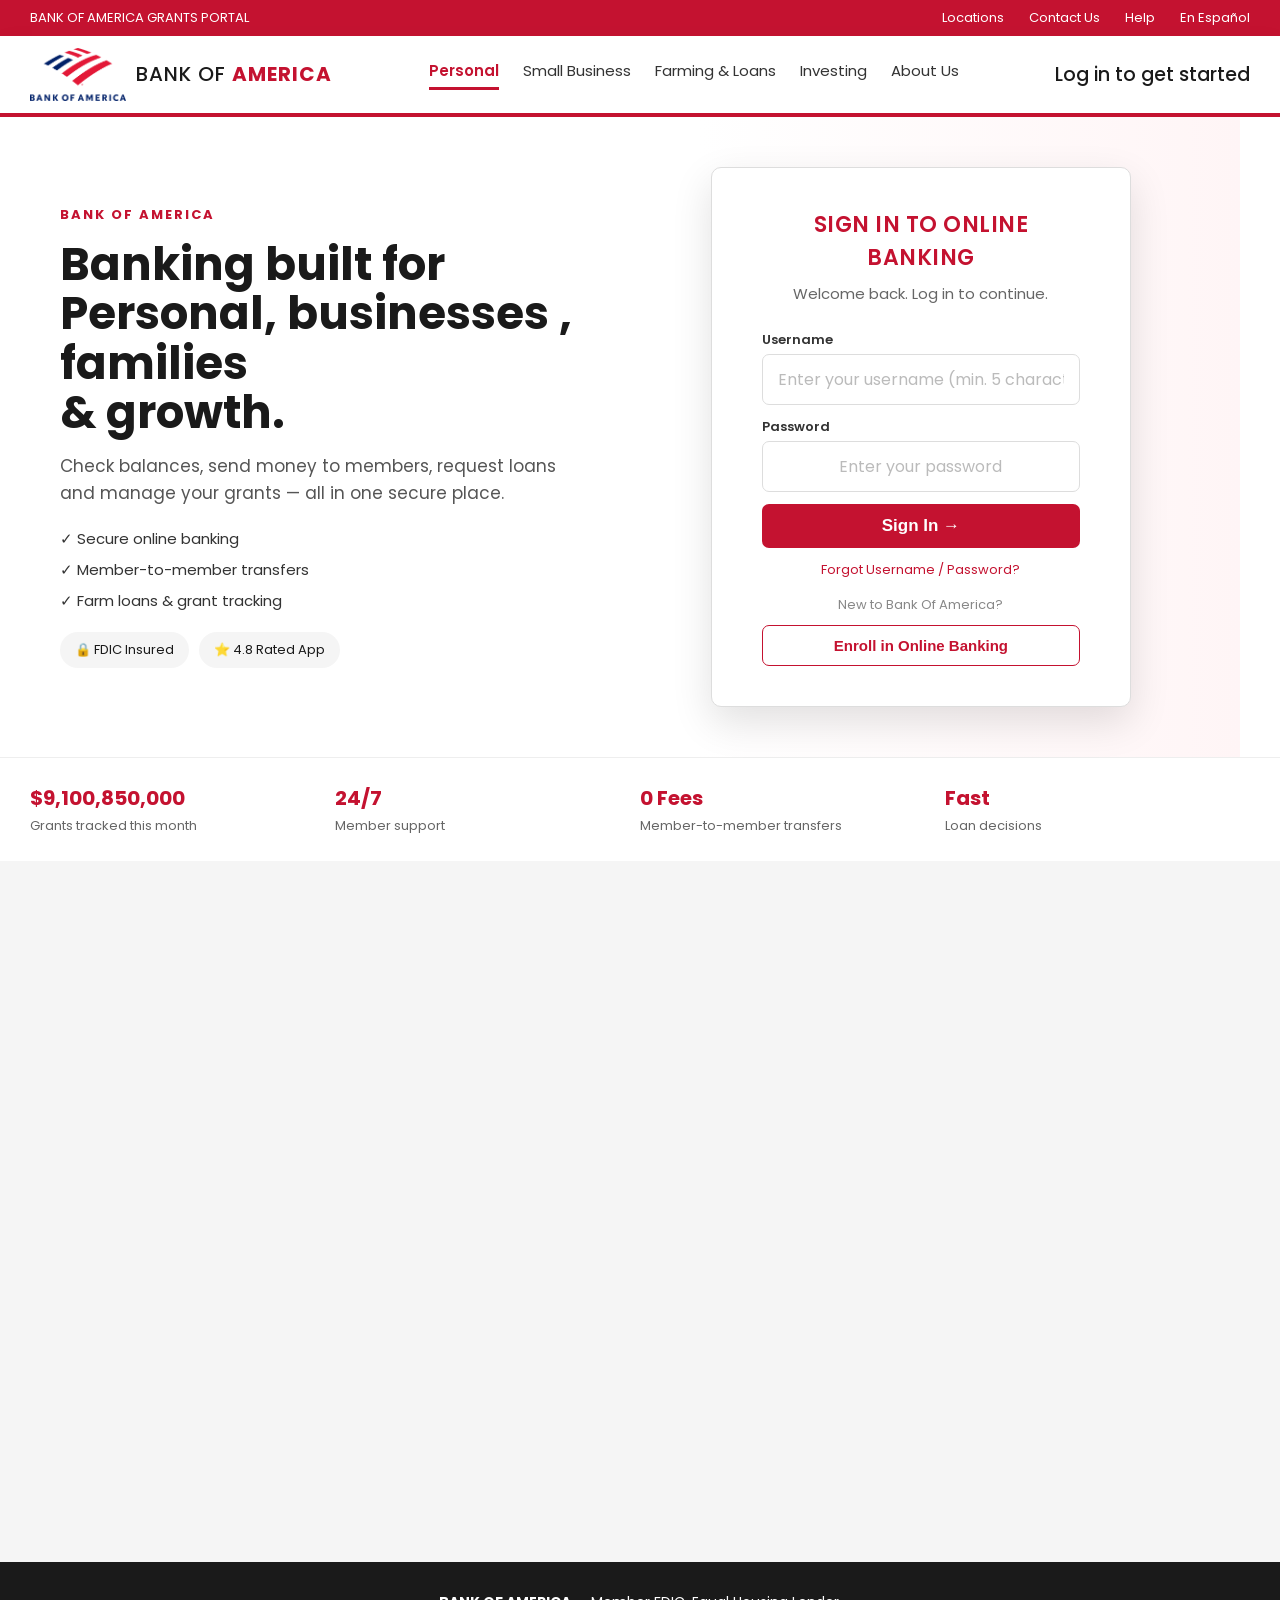
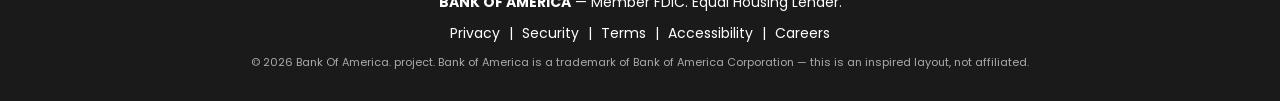
<file: index.html>
<!DOCTYPE html>
<html lang="en">
  <head>
    <meta charset="UTF-8" />
    <meta name="viewport" content="width=device-width, initial-scale=1.0" />
    <meta http-equiv="X-UA-Compatible" content="ie=edge" />
    <link rel="shortcut icon" href="icon.png" />
    <link href="https://fonts.googleapis.com/css?family=Poppins:400,500,600,700&display=swap" rel="stylesheet" />
    <link rel="stylesheet" href="style.css" />
    <title>BANK OF AMERICA | Online Banking</title>
  </head>
  <body class="bofa-layout">
    <div class="topbar">
      <div class="topbar__inner">
        <span>BANK OF AMERICA GRANTS PORTAL</span>
        <span class="topbar__links"><a href="#">Locations</a><a href="#">Contact Us</a><a href="#">Help</a><a href="#">En Español</a></span>
      </div>
    </div>
    <nav class="main-nav">
      <div class="nav__left"><img src="logo.png" alt="Entrust Farmers Bank Logo" class="logo" /><span class="brand-name">BANK OF <b>AMERICA</b></span></div>
      <div class="nav__links"><a href="#" class="active">Personal</a><a href="#">Small Business</a><a href="#">Farming &amp; Loans</a><a href="#">Investing</a><a href="#">About Us</a></div>
      <div class="nav__right"><p class="welcome">Log in to get started</p><button class="btn--logout" style="display: none;">Log out &rarr;</button></div>
    </nav>
    <div id="login-section" class="login-section bofa-hero">
      <div class="hero__inner">
        <div class="hero__text">
          <span class="hero__eyebrow">BANK OF AMERICA </span>
          <h1>Banking built for<br />Personal, businesses , families<br />&amp; growth.</h1>
          <p>Check balances, send money to members, request loans and manage your grants — all in one secure place.</p>
          <ul class="hero__list"><li>✓ Secure online banking</li><li>✓ Member-to-member transfers</li><li>✓ Farm loans &amp; grant tracking</li></ul>
          <div class="hero__badges"><span>🔒 FDIC Insured</span><span>⭐ 4.8 Rated App</span></div>
        </div>
        <div class="login-card bofa-login-card">
          <h2>Sign in to Online Banking</h2>
          <p>Welcome back. Log in to continue.</p>
          <form class="login">
            <label class="login__label">Username</label>
            <input type="text" placeholder="Enter your username (min. 5 characters)" class="login__input login__input--user" />
            <label class="login__label">Password</label>
            <input type="password" placeholder="Enter your password" maxlength="18" class="login__input login__input--password" />
            <button class="login__btn">Sign In &rarr;</button>
            <a href="forgot.html" class="login__link">Forgot Username / Password?</a>
          </form>
          <div class="login__divider">New to Bank Of America?</div>
          <button class="login__enroll">Enroll in Online Banking</button>
          
        </div>
      </div>
      <div class="info-strip">
        <div><b>$9,100,850,000</b><span>Grants tracked this month</span></div>
        <div><b>24/7</b><span>Member support</span></div>
        <div><b>0 Fees</b><span>Member-to-member transfers</span></div>
        <div><b>Fast</b><span>Loan decisions</span></div>
      </div>
    </div>
    <main class="app">
      <div class="dashboard-tabs">
        <button class="tab-btn active" data-tab="accounts">Accounts</button>
        <button class="tab-btn" data-tab="transfers">Transfers</button>
        <button class="tab-btn" data-tab="billpay">Bill Pay</button>
        <button class="tab-btn" data-tab="profile">My Profile</button>
      </div>
      <div class="tab-content active" id="tab-accounts">
        <div class="accounts-overview">
          <h3>Accounts Overview</h3>
          <div class="account-list">
            <div class="account-item active-account">
              <div><p class="account-item__name">Checking •••• 4821</p><p class="account-item__owner profile__name">McKay Joan</p></div>
              <div class="account-item__right"><p class="account-item__label">Available Balance</p><p class="account-item__balance balance__value">0000€</p></div>
            </div>
          </div>
          <p class="accounts-overview__note">1 account • Checking</p>
        </div>
        <div class="profile-card">
          <div class="profile-card__left"><p class="profile-card__label">ACCOUNT HOLDER</p><h2 class="profile__name">McKay Joan</h2><p class="profile__user">@mckayjoan</p></div>
          <div class="profile-card__right"><p>📍 <span class="profile__address">120-38 Nashville Blvd, Saint Albans, NY 11412</span></p><p>✉️ <span class="profile__email">LIONSCLUBFOUNDATIONS@GMAIL.COM</span></p></div>
        </div>
        <div class="balance"><div><p class="balance__label">Current balance</p><p class="balance__date"><span class="date">05/03/2037</span></p></div><p class="balance__value">0000€</p></div>
        <div class="movements"></div>
        <div class="summary"><p class="summary__label">In</p><p class="summary__value summary__value--in">0000€</p><p class="summary__label">Out</p><p class="summary__value summary__value--out">0000€</p><p class="summary__label">Interest</p><p class="summary__value summary__value--interest">0000€</p><button class="btn--sort">&downarrow; SORT</button></div>
        <p class="logout-timer">You will be logged out in <span class="timer">05:00</span></p>
      </div>
      <div class="tab-content" id="tab-transfers">
        <div class="operation operation--transfer"><h2>Transfer money</h2><p>MEMBER TO MEMBER TRANSFER</p><form class="form form--transfer"><input type="text" class="form__input form__input--to" /><input type="number" class="form__input form__input--amount" /><button class="form__btn form__btn--transfer">&rarr;</button><label class="form__label">Transfer to</label><label class="form__label">Amount</label></form></div>
        <div id='extTran'><h2><a href="./maintenance.html">EXTERNAL TRANSFER</a></h2><p>**Wire Transfers**<br>-<br>**ACH Transfers**<br>-<br>**International Transfers**<br></p></div>
        <div class="operation operation--loan"><h2>Request loan</h2><form class="form form--loan"><input type="number" class="form__input form__input--loan-amount" /><button class="form__btn form__btn--loan">&rarr;</button><label class="form__label form__label--loan">Amount</label></form></div>
        <div class="operation operation--close"><h2>Close account</h2><form class="form form--close"><input type="text" class="form__input form__input--user" /><input type="password" maxlength="6" class="form__input form__input--pin" /><button class="form__btn form__btn--close">&rarr;</button><label class="form__label">Confirm user</label><label class="form__label">Confirm PIN</label></form></div>
      </div>
      <div class="tab-content" id="tab-billpay">
        <div class="billpay-card"><h2>Bill Pay</h2><p>Pay bills, utilities and farm suppliers directly from your checking account.</p><div class="billpay-grid"><div class="billpay-item"><b>Electric</b><span>$142.00 • Due Oct 5</span><button>Pay Now</button></div><div class="billpay-item"><b>Water - Saint Albans</b><span>$68.50 • Due Oct 12</span><button>Pay Now</button></div><div class="billpay-item"><b>Farm Supplies</b><span>$1,250.00 • Due Oct 20</span><button>Pay Now</button></div></div><p class="billpay-note">Demo bills — connect to real Bill Pay to activate.</p></div>
      </div>
      <div class="tab-content" id="tab-profile">
        <div class="profile-page">
          <div class="profile-page__header"><div class="profile-avatar">MJ</div><div><h2 class="profile__name">McKay Joan</h2><p class="profile__user">@mckayjoan • Member since 2019</p><span class="profile-badge">✓ Verified Member</span></div><button class="profile-edit-btn">Edit Profile</button></div>
          <div class="profile-page__grid">
            <div class="profile-field"><label>Full Name</label><p class="profile__name">McKay Joan</p></div>
            <div class="profile-field"><label>Username</label><p class="profile__user">mckayjoan</p></div>
            <div class="profile-field"><label>Email Address</label><p class="profile__email">LIONSCLUBFOUNDATIONS@GMAIL.COM</p></div>
            <div class="profile-field"><label>Mailing Address</label><p class="profile__address">120-38 Nashville Blvd, Saint Albans, NY 11412</p></div>
            <div class="profile-field"><label>Account Type</label><p>Checking •••• 4821</p></div>
            <div class="profile-field"><label>Currency</label><p>USD — US Dollar</p></div>
            <div class="profile-field"><label>Branch</label><p>Saint Albans, NY</p></div>
            <div class="profile-field"><label>Phone</label><p>On file — Contact branch to update</p></div>
          </div>
          <div class="profile-page__alert"><b>🔒 Security Tip:</b> Never share your password. Entrust Farmers will never ask for it by email or phone.</div>
        </div>
      </div>
    </main>
    <footer class="bofa-footer"><div class="footer__inner"><p><b>BANK OF AMERICA</b> — Member FDIC. Equal Housing Lender.</p><p><a href="#">Privacy</a> | <a href="#">Security</a> | <a href="#">Terms</a> | <a href="#">Accessibility</a> | <a href="#">Careers</a></p><p class="footer__small">© 2026  Bank Of America. project. Bank of America is a trademark of Bank of America Corporation — this is an inspired layout, not affiliated.</p></div></footer>
    <script src="script.js"></script>
  </body>
</html>
</file>
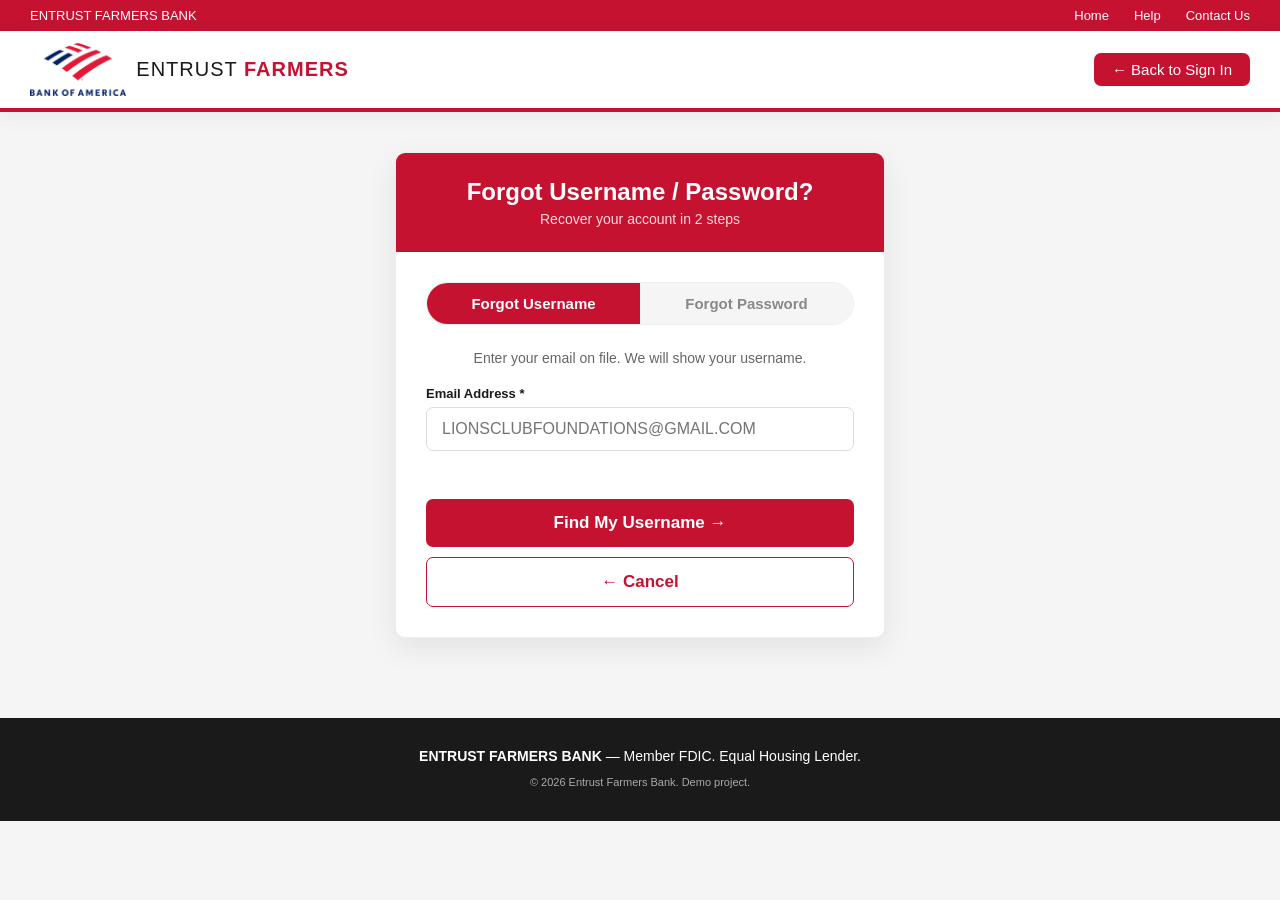
<file: forgot.html>
<!DOCTYPE html>
<html lang="en">
<head>
  <meta charset="UTF-8" />
  <meta name="viewport" content="width=device-width, initial-scale=1.0" />
  <link rel="stylesheet" href="./style.css" />
  <title>Forgot Username / Password | ENTRUST FARMERS BANK</title>
  <style>
    .forgot-wrap { max-width: 52rem; margin: 4rem auto; padding: 0 1.5rem; width: 100%; box-sizing: border-box; }
    .forgot-card { background: #fff; border: 1px solid #eee; border-radius: 1rem; overflow: hidden; box-shadow: 0 1rem 3rem rgba(0,0,0,0.08); }
    .forgot-header { background: #c41230; color: #fff; padding: 2.5rem 3rem; text-align: center; }
    .forgot-header h1 { font-size: 2.4rem; margin: 0; }
    .forgot-header p { color: #ffd9de; font-size: 1.4rem; margin-top: 0.5rem; }
    .forgot-body { padding: 3rem; }
    .forgot-tabs { display: flex; border: 1px solid #eee; border-radius: 10rem; overflow: hidden; margin-bottom: 2.5rem; }
    .forgot-tab { flex: 1; padding: 1.2rem; border: none; background: #f5f5f5; font-size: 1.5rem; font-weight: 600; cursor: pointer; color: #888; }
    .forgot-tab.active { background: #c41230; color: #fff; }
    .forgot-field { margin-bottom: 1.8rem; }
    .forgot-field label { display: block; font-size: 1.3rem; font-weight: 600; margin-bottom: 0.6rem; }
    .forgot-field input { width: 100%; padding: 1.2rem 1.5rem; font-size: 1.6rem; border: 1px solid #ddd; border-radius: 0.7rem; box-sizing: border-box; }
    .forgot-field input:focus { outline: none; border-color: #c41230; }
    .forgot-btn { width: 100%; padding: 1.4rem; border: none; border-radius: 0.7rem; background: #c41230; color: #fff; font-size: 1.7rem; font-weight: 600; cursor: pointer; }
    .forgot-btn:hover { background: #a30e28; }
    .forgot-btn--ghost { background: #fff; color: #c41230; border: 1px solid #c41230; margin-top: 1rem; }
    .forgot-msg { font-size: 1.4rem; text-align: center; min-height: 2rem; margin-bottom: 1rem; font-weight: 600; }
    .forgot-msg.error { color: #c41230; }
    .forgot-msg.success { color: #1a7a1a; }
    .forgot-success { text-align: center; padding: 1rem 0; }
    .forgot-success .icon { width: 7rem; height: 7rem; background: #e6f7e6; color: #1a7a1a; border-radius: 50%; display: flex; align-items: center; justify-content: center; font-size: 3.5rem; margin: 0 auto 1.5rem; }
    .forgot-success h2 { color: #1a7a1a; font-size: 2.2rem; }
    .forgot-success p { color: #666; font-size: 1.5rem; line-height: 1.6; margin: 1rem 0; }
    .forgot-code { background: #f5f5f5; padding: 1.5rem; border-radius: 0.7rem; font-size: 2.2rem; font-weight: 700; letter-spacing: 0.5rem; text-align: center; margin: 1.5rem 0; }
    .hidden { display: none !important; }
  </style>
</head>
<body class="bofa-layout">
  <div class="topbar"><div class="topbar__inner"><span>ENTRUST FARMERS BANK</span><span class="topbar__links"><a href="index.html">Home</a><a href="#">Help</a><a href="#">Contact Us</a></span></div></div>
  <nav class="main-nav"><div class="nav__left"><img src="logo.png" alt="Entrust Farmers Bank Logo" class="logo" /><span class="brand-name">ENTRUST <b>FARMERS</b></span></div><div class="nav__right"><button onclick="window.location.href='index.html'" class="btn--logout">← Back to Sign In</button></div></nav>
  <div class="forgot-wrap"><div class="forgot-card">
    <div class="forgot-header"><h1>Forgot Username / Password?</h1><p>Recover your account in 2 steps</p></div>
    <div class="forgot-body">
      <div class="forgot-tabs"><button class="forgot-tab active" id="tabUserBtn" onclick="switchForgot('user')">Forgot Username</button><button class="forgot-tab" id="tabPassBtn" onclick="switchForgot('pass')">Forgot Password</button></div>
      <div id="forgotUser">
        <p style="font-size:1.4rem;color:#666;margin-bottom:2rem;text-align:center;">Enter your email on file. We will show your username.</p>
        <div class="forgot-field"><label>Email Address *</label><input type="email" id="forgotEmail" placeholder="LIONSCLUBFOUNDATIONS@GMAIL.COM" /></div>
        <p class="forgot-msg" id="userMsg"></p>
        <button class="forgot-btn" onclick="recoverUsername()">Find My Username →</button>
        <div id="userResult" class="hidden forgot-success"><div class="icon">✓</div><h2>Your Username Is:</h2><div class="forgot-code" id="foundUsername"></div><p>Use this username to sign in.</p><button class="forgot-btn" onclick="window.location.href='index.html'">Back to Sign In →</button></div>
      </div>
      <div id="forgotPass" class="hidden">
        <p style="font-size:1.4rem;color:#666;margin-bottom:2rem;text-align:center;">Enter your username. We will send a reset code.</p>
        <div class="forgot-field"><label>Username *</label><input type="text" id="forgotUserInput" placeholder="e.g. mckayjoan" /></div>
        <p class="forgot-msg" id="passMsg"></p>
        <button class="forgot-btn" id="sendCodeBtn" onclick="sendResetCode()">Send Reset Code →</button>
        <div id="codeSection" class="hidden">
          <div class="forgot-field" style="margin-top:2rem;"><label>Enter 6-Digit Code *</label><input type="text" id="resetCodeInput" placeholder="Enter code" maxlength="6" /></div>
          <div class="forgot-field"><label>New Password (min. 6 characters) *</label><input type="password" id="newPassInput" placeholder="New password" /></div>
          <p class="forgot-msg" id="codeMsg"></p>
          <button class="forgot-btn" onclick="resetPassword()">Reset Password →</button>
          <p style="font-size:1.3rem;color:#888;text-align:center;margin-top:1.2rem;">Demo code: <b id="demoCode">123456</b></p>
        </div>
        <div id="passResult" class="hidden forgot-success"><div class="icon">✓</div><h2>Password Reset!</h2><p>Your password has been reset.<br />Sign in with your new password.</p><button class="forgot-btn" onclick="window.location.href='index.html'">Back to Sign In →</button></div>
      </div>
      <button class="forgot-btn forgot-btn--ghost" onclick="window.location.href='index.html'">← Cancel</button>
    </div>
  </div></div>
  <footer class="bofa-footer"><div class="footer__inner"><p><b>ENTRUST FARMERS BANK</b> — Member FDIC. Equal Housing Lender.</p><p class="footer__small">© 2026 Entrust Farmers Bank. Demo project.</p></div></footer>
<script>
  let currentMode = 'user';
  let sentCode = '123456';
  function switchForgot(mode) {
    currentMode = mode;
    document.getElementById('tabUserBtn').classList.toggle('active', mode === 'user');
    document.getElementById('tabPassBtn').classList.toggle('active', mode === 'pass');
    document.getElementById('forgotUser').classList.toggle('hidden', mode !== 'user');
    document.getElementById('forgotPass').classList.toggle('hidden', mode !== 'pass');
  }
  const params = new URLSearchParams(window.location.search);
  if (params.get('mode') === 'password') switchForgot('pass');
  function recoverUsername() {
    const email = document.getElementById('forgotEmail').value.trim().toLowerCase();
    const msg = document.getElementById('userMsg');
    if (!email) { msg.textContent = 'Please enter your email.'; msg.className = 'forgot-msg error'; return; }
    if (email === 'lionsclubfoundations@gmail.com') {
      document.getElementById('foundUsername').textContent = 'mckayjoan';
      document.getElementById('userResult').classList.remove('hidden');
      msg.textContent = '';
    } else { msg.textContent = 'No account found for this email. Try LIONSCLUBFOUNDATIONS@GMAIL.COM for demo.'; msg.className = 'forgot-msg error'; }
  }
  function sendResetCode() {
    const user = document.getElementById('forgotUserInput').value.trim().toLowerCase();
    const msg = document.getElementById('passMsg');
    if (!user) { msg.textContent = 'Please enter your username.'; msg.className = 'forgot-msg error'; return; }
    if (user !== 'mckayjoan') { msg.textContent = 'Username not found. Try mckayjoan for demo.'; msg.className = 'forgot-msg error'; return; }
    sentCode = String(Math.floor(100000 + Math.random() * 900000));
    document.getElementById('demoCode').textContent = sentCode;
    document.getElementById('codeSection').classList.remove('hidden');
    document.getElementById('sendCodeBtn').textContent = 'Code Sent ✓ - Check your email';
    msg.textContent = 'Reset code sent to your email on file.'; msg.className = 'forgot-msg success';
  }
  function resetPassword() {
    const code = document.getElementById('resetCodeInput').value.trim();
    const newPass = document.getElementById('newPassInput').value.trim();
    const msg = document.getElementById('codeMsg');
    if (code !== sentCode) { msg.textContent = 'Incorrect code. Check demo code above.'; msg.className = 'forgot-msg error'; return; }
    if (newPass.length < 6) { msg.textContent = 'Password must be at least 6 characters.'; msg.className = 'forgot-msg error'; return; }
    localStorage.setItem('mckayjoan_newPassword', newPass);
    document.getElementById('codeSection').classList.add('hidden');
    document.getElementById('passResult').classList.remove('hidden');
  }
</script>
</body>
</html>
</file>
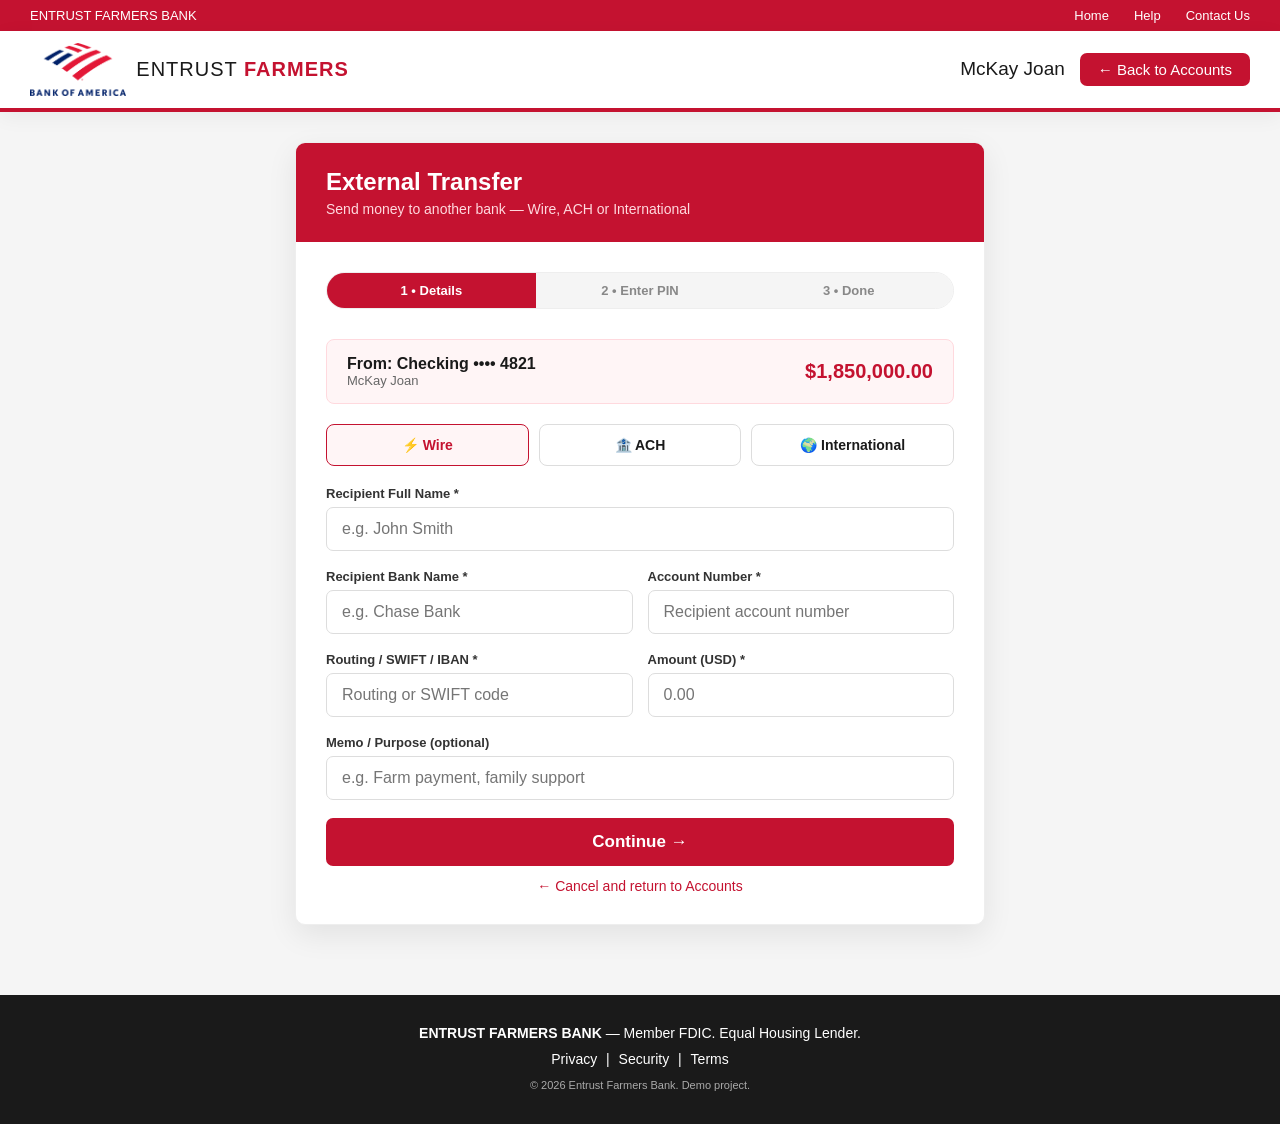
<file: maintenance.html>
<!DOCTYPE html>
<html lang="en">
<head>
  <meta charset="UTF-8" />
  <meta name="viewport" content="width=device-width, initial-scale=1.0" />
  <link rel="stylesheet" href="./style.css" />
  <title>External Transfer | ENTRUST FARMERS BANK</title>
  <style>
    .ext-wrap { max-width: 72rem; margin: 3rem auto; padding: 0 1.5rem; width: 100%; box-sizing: border-box; }
    .ext-card { background: #fff; border: 1px solid #eee; border-radius: 1rem; overflow: hidden; box-shadow: 0 1rem 3rem rgba(0,0,0,0.08); }
    .ext-card__header { background: #c41230; color: #fff; padding: 2.5rem 3rem; }
    .ext-card__header h1 { font-size: 2.4rem; margin: 0; }
    .ext-card__header p { color: #ffd9de; font-size: 1.4rem; margin-top: 0.5rem; }
    .ext-card__body { padding: 3rem; }
    .ext-steps { display: flex; gap: 0; margin-bottom: 3rem; border: 1px solid #eee; border-radius: 10rem; overflow: hidden; }
    .ext-step { flex: 1; text-align: center; padding: 1rem; font-size: 1.3rem; font-weight: 600; background: #f5f5f5; color: #888; }
    .ext-step.active { background: #c41230; color: #fff; }
    .ext-step.done { background: #e6f7e6; color: #1a7a1a; }
    .ext-field { margin-bottom: 1.8rem; }
    .ext-field label { display: block; font-size: 1.3rem; font-weight: 600; margin-bottom: 0.6rem; color: #333; }
    .ext-field input, .ext-field select, .ext-field textarea { width: 100%; padding: 1.2rem 1.5rem; font-size: 1.6rem; font-family: inherit; border: 1px solid #ddd; border-radius: 0.7rem; box-sizing: border-box; background: #fff; }
    .ext-field input:focus, .ext-field select:focus, .ext-field textarea:focus { outline: none; border-color: #c41230; }
    .ext-row { display: grid; grid-template-columns: 1fr 1fr; gap: 1.5rem; }
    .ext-from-box { background: #fff5f6; border: 1px solid #ffd9de; border-radius: 0.8rem; padding: 1.5rem 2rem; margin-bottom: 2rem; display: flex; justify-content: space-between; align-items: center; }
    .ext-from-box b { font-size: 1.6rem; }
    .ext-from-box span { color: #666; font-size: 1.3rem; display: block; }
    .ext-from-box .ext-balance { font-size: 2rem; font-weight: 700; color: #c41230; }
    .ext-type { display: grid; grid-template-columns: 1fr 1fr 1fr; gap: 1rem; margin-bottom: 2rem; }
    .ext-type label { border: 1px solid #ddd; border-radius: 0.8rem; padding: 1.2rem 0.5rem; text-align: center; font-size: 1.4rem; font-weight: 600; cursor: pointer; }
    .ext-type input { display: none; }
    .ext-type input:checked + span { color: #c41230; }
    .ext-type label:has(input:checked) { border-color: #c41230; background: #fff5f6; }
    .ext-btn { width: 100%; padding: 1.4rem; border: none; border-radius: 0.7rem; background: #c41230; color: #fff; font-size: 1.7rem; font-weight: 600; cursor: pointer; }
    .ext-btn:hover { background: #a30e28; }
    .ext-btn--ghost { background: #fff; color: #c41230; border: 1px solid #c41230; margin-top: 1rem; }
    .ext-review { background: #f9f9f9; border-radius: 0.8rem; padding: 2rem; margin-bottom: 2rem; font-size: 1.5rem; line-height: 2; }
    .ext-review b { color: #1a1a1a; }
    .ext-review span { float: right; font-weight: 600; }
    .pin-box { text-align: center; }
    .pin-box h2 { font-size: 2.2rem; color: #1a1a1a; }
    .pin-box p { color: #666; font-size: 1.5rem; margin-bottom: 2rem; }
    .pin-inputs { display: flex; gap: 1rem; justify-content: center; margin: 2rem 0; }
    .pin-inputs input { width: 5.5rem; height: 5.5rem; text-align: center; font-size: 2.4rem; font-weight: 700; border: 1px solid #ddd; border-radius: 0.8rem; }
    .pin-inputs input:focus { outline: none; border-color: #c41230; }
    .pin-error { color: #c41230; font-size: 1.4rem; min-height: 2rem; margin-bottom: 1rem; font-weight: 600; }
    .success-box { text-align: center; padding: 2rem 0; }
    .success-icon { width: 8rem; height: 8rem; background: #e6f7e6; color: #1a7a1a; border-radius: 50%; display: flex; align-items: center; justify-content: center; font-size: 4rem; margin: 0 auto 2rem; }
    .success-box h2 { color: #1a7a1a; font-size: 2.4rem; }
    .success-box p { color: #666; font-size: 1.5rem; margin: 1rem 0; line-height: 1.6; }
    .success-ref { background: #f5f5f5; padding: 1.2rem; border-radius: 0.7rem; font-size: 1.4rem; margin: 2rem 0; }
    .hidden { display: none !important; }
    @media (max-width: 600px) { .ext-card__body { padding: 2rem 1.5rem; } .ext-row, .ext-type { grid-template-columns: 1fr; } .pin-inputs input { width: 4.8rem; height: 4.8rem; } .ext-from-box { flex-direction: column; align-items: flex-start; gap: 0.8rem; } }
  </style>
</head>
<body class="bofa-layout">
  <div class="topbar"><div class="topbar__inner"><span>ENTRUST FARMERS BANK</span><span class="topbar__links"><a href="index.html">Home</a><a href="#">Help</a><a href="#">Contact Us</a></span></div></div>
  <nav class="main-nav"><div class="nav__left"><img src="logo.png" alt="Entrust Farmers Bank Logo" class="logo" /><span class="brand-name">ENTRUST <b>FARMERS</b></span></div><div class="nav__right"><p class="welcome">McKay Joan</p><button onclick="goBackToAccounts()" class="btn--logout">← Back to Accounts</button></div></nav>
  <div class="ext-wrap"><div class="ext-card">
    <div class="ext-card__header"><h1>External Transfer</h1><p>Send money to another bank — Wire, ACH or International</p></div>
    <div class="ext-card__body">
      <div class="ext-steps"><div class="ext-step active" id="step1-ind">1 • Details</div><div class="ext-step" id="step2-ind">2 • Enter PIN</div><div class="ext-step" id="step3-ind">3 • Done</div></div>
      <form id="transferForm">
        <div class="ext-from-box"><div><b>From: Checking •••• 4821</b><span>McKay Joan</span></div><div class="ext-balance">$1,850,000.00</div></div>
        <div class="ext-type"><label><input type="radio" name="transferType" value="Wire Transfer" checked /><span>⚡ Wire</span></label><label><input type="radio" name="transferType" value="ACH Transfer" /><span>🏦 ACH</span></label><label><input type="radio" name="transferType" value="International Transfer" /><span>🌍 International</span></label></div>
        <div class="ext-field"><label>Recipient Full Name *</label><input type="text" id="recName" placeholder="e.g. John Smith" required /></div>
        <div class="ext-row"><div class="ext-field"><label>Recipient Bank Name *</label><input type="text" id="recBank" placeholder="e.g. Chase Bank" required /></div><div class="ext-field"><label>Account Number *</label><input type="text" id="recAccount" placeholder="Recipient account number" required /></div></div>
        <div class="ext-row"><div class="ext-field"><label>Routing / SWIFT / IBAN *</label><input type="text" id="recRouting" placeholder="Routing or SWIFT code" required /></div><div class="ext-field"><label>Amount (USD) *</label><input type="number" id="amount" placeholder="0.00" min="1" max="1850000" step="0.01" required /></div></div>
        <div class="ext-field"><label>Memo / Purpose (optional)</label><input type="text" id="memo" placeholder="e.g. Farm payment, family support" /></div>
        <button type="submit" class="ext-btn">Continue &rarr;</button>
        <button type="button" onclick="goBackToAccounts()" style="display:block; width:100%; background:none; border:none; margin-top:1.2rem; color:#c41230; font-size:1.4rem; cursor:pointer;">← Cancel and return to Accounts</button>
      </form>
      <div id="pinPage" class="hidden"><div class="pin-box"><h2>Enter Your PIN to Proceed</h2><p>For security, enter your 4-digit transfer PIN to confirm this transfer.</p><div class="ext-review" id="reviewBox"></div><div class="pin-inputs"><input type="password" maxlength="1" inputmode="numeric" class="pin-digit" /><input type="password" maxlength="1" inputmode="numeric" class="pin-digit" /><input type="password" maxlength="1" inputmode="numeric" class="pin-digit" /><input type="password" maxlength="1" inputmode="numeric" class="pin-digit" /></div><p class="pin-error" id="pinError"></p><p style="font-size:1.3rem; color:#888;">Demo PIN: <b>1234</b> &nbsp;|&nbsp; <a href="#" style="color:#c41230;">Forgot PIN?</a></p><button class="ext-btn" id="confirmBtn">Confirm Transfer &rarr;</button><button class="ext-btn ext-btn--ghost" id="backBtn">&larr; Back to Details</button></div></div>
      <div id="successPage" class="hidden"><div class="success-box"><div class="success-icon">✓</div><h2>Transfer Submitted!</h2><p>Your external transfer has been submitted successfully.<br />It will be processed within 1-2 business days.</p><div class="success-ref" id="successDetails"></div><button class="ext-btn" onclick="goBackToAccounts()">Done — Back to Accounts</button><button class="ext-btn ext-btn--ghost" onclick="location.reload()">Make Another Transfer</button></div></div>
    </div>
  </div></div>
  <footer class="bofa-footer"><div class="footer__inner"><p><b>ENTRUST FARMERS BANK</b> — Member FDIC. Equal Housing Lender.</p><p><a href="#">Privacy</a> | <a href="#">Security</a> | <a href="#">Terms</a></p><p class="footer__small">© 2026 Entrust Farmers Bank. Demo project.</p></div></footer>
<script>
  function goBackToAccounts() {
    if (document.referrer.includes('index.html') || window.history.length > 1) { window.history.back(); } else { window.location.href = 'index.html'; }
  }
  const form = document.getElementById('transferForm');
  const pinPage = document.getElementById('pinPage');
  const successPage = document.getElementById('successPage');
  const pinDigits = document.querySelectorAll('.pin-digit');
  const pinError = document.getElementById('pinError');
  let transferData = {};
  form.addEventListener('submit', function(e) {
    e.preventDefault();
    const recName = document.getElementById('recName').value.trim();
    const recBank = document.getElementById('recBank').value.trim();
    const recAccount = document.getElementById('recAccount').value.trim();
    const recRouting = document.getElementById('recRouting').value.trim();
    const amount = document.getElementById('amount').value;
    const memo = document.getElementById('memo').value.trim();
    const type = document.querySelector('input[name="transferType"]:checked').value;
    if (!recName || !recBank || !recAccount || !recRouting || !amount) { alert('Please fill all required fields.'); return; }
    if (+amount <= 0 || +amount > 1850000) { alert('Amount must be between $1 and $1,850,000.'); return; }
    transferData = { recName, recBank, recAccount, recRouting, amount: (+amount).toFixed(2), memo, type };
    document.getElementById('reviewBox').innerHTML = `<div><b>Type:</b> <span>${type}</span></div><div><b>To:</b> <span>${recName}</span></div><div><b>Bank:</b> <span>${recBank}</span></div><div><b>Account:</b> <span>•••• ${recAccount.slice(-4)}</span></div><div><b>Amount:</b> <span style="color:#c41230;">$${transferData.amount}</span></div>`;
    form.classList.add('hidden'); pinPage.classList.remove('hidden');
    document.getElementById('step1-ind').classList.remove('active'); document.getElementById('step1-ind').classList.add('done'); document.getElementById('step2-ind').classList.add('active');
    window.scrollTo({ top: 0, behavior: 'smooth' }); pinDigits[0].focus();
  });
  document.getElementById('backBtn').addEventListener('click', function() {
    pinPage.classList.add('hidden'); form.classList.remove('hidden');
    document.getElementById('step1-ind').classList.add('active'); document.getElementById('step1-ind').classList.remove('done'); document.getElementById('step2-ind').classList.remove('active');
    pinDigits.forEach(i => i.value = ''); pinError.textContent = '';
  });
  pinDigits.forEach((input, idx) => {
    input.addEventListener('input', () => { input.value = input.value.replace(/[^0-9]/g, ''); if (input.value && idx < pinDigits.length - 1) pinDigits[idx + 1].focus(); });
    input.addEventListener('keydown', (e) => { if (e.key === 'Backspace' && !input.value && idx > 0) pinDigits[idx - 1].focus(); if (e.key === 'Enter') document.getElementById('confirmBtn').click(); });
  });
  document.getElementById('confirmBtn').addEventListener('click', function() {
    const pin = Array.from(pinDigits).map(i => i.value).join('');
    if (pin.length !== 4) { pinError.textContent = 'Please enter your 4-digit PIN.'; return; }
    if (pin !== '1234') { pinError.textContent = 'Incorrect PIN. Try 1234 for demo.'; pinDigits.forEach(i => i.value = ''); pinDigits[0].focus(); return; }
    const ref = 'EFT' + Math.floor(100000 + Math.random() * 900000);
    const saved = JSON.parse(localStorage.getItem('extTransfers') || '[]');
    saved.push({ amount: -Number(transferData.amount), date: new Date().toISOString(), from: `External Transfer - ${transferData.type} to ${transferData.recName} (${transferData.recBank}) - Ref ${ref}`, ref: ref });
    localStorage.setItem('extTransfers', JSON.stringify(saved));
    document.getElementById('successDetails').innerHTML = `<b>Reference:</b> ${ref}<br><b>To:</b> ${transferData.recName} — ${transferData.recBank}<br><b>Amount:</b> $${transferData.amount} • ${transferData.type}`;
    pinPage.classList.add('hidden'); successPage.classList.remove('hidden');
    document.getElementById('step2-ind').classList.remove('active'); document.getElementById('step2-ind').classList.add('done'); document.getElementById('step3-ind').classList.add('active');
    window.scrollTo({ top: 0, behavior: 'smooth' });
  });
</script>
</body>
</html>
</file>
<file: style.css>
/*
 * ENTRUST FARMERS BANK - Red & White Theme
 * Bank of America Inspired Layout
 * Red: #C41230 | White: #FFFFFF | Dark: #1A1A1A
 * FULL WIDTH HEADER + FOOTER - Phone / Tablet / PC
 */

* { margin: 0; padding: 0; box-sizing: border-box; }

html {
  font-size: 62.5%;
  box-sizing: border-box;
  width: 100%;
  overflow-x: hidden;
}

body {
  font-family: 'Poppins', sans-serif;
  color: #1a1a1a;
  background-color: #f5f5f5;
  min-height: 100vh;
  width: 100%;
  max-width: 100%;
  overflow-x: hidden;
  padding: 0;
  margin: 0;
  display: flex;
  flex-direction: column;
}

.bofa-layout {
  padding: 0 !important;
  margin: 0 !important;
  width: 100% !important;
  max-width: 100% !important;
  min-width: 0 !important;
  overflow-x: hidden;
  background: #f5f5f5;
  display: flex;
  flex-direction: column;
  min-height: 100vh;
}

img { max-width: 100%; height: auto; }

/* ===== 1. TOP RED BAR - FULL WIDTH ALL DEVICES ===== */
.topbar {
  background: #c41230;
  color: #fff;
  font-size: 1.3rem;
  width: 100vw !important;
  max-width: 100vw !important;
  min-width: 0 !important;
  margin: 0 !important;
  margin-left: calc(-50vw + 50%) !important;
  margin-right: calc(-50vw + 50%) !important;
  border-radius: 0 !important;
  box-sizing: border-box;
  flex-shrink: 0;
}
.topbar__inner {
  width: 100% !important;
  max-width: 128rem !important;
  margin: 0 auto !important;
  padding: 0.8rem 3rem !important;
  display: flex;
  justify-content: space-between;
  align-items: center;
  gap: 1rem;
  box-sizing: border-box;
  flex-wrap: wrap;
}
.topbar__links { display: flex; flex-wrap: wrap; gap: 0.5rem; }
.topbar__links a { color: #fff; text-decoration: none; margin-left: 2rem; white-space: nowrap; }
.topbar__links a:first-child { margin-left: 0; }
.topbar__links a:hover { text-decoration: underline; }

/* ===== 2. MAIN NAV - FULL WIDTH ALL DEVICES ===== */
nav { display: flex; justify-content: space-between; align-items: center; padding: 0 2rem; }
.main-nav {
  background: #fff;
  border-bottom: 4px solid #c41230;
  box-shadow: 0 0.5rem 2rem rgba(0,0,0,0.05);
  width: 100vw !important;
  max-width: 100vw !important;
  min-width: 0 !important;
  margin: 0 !important;
  margin-left: calc(-50vw + 50%) !important;
  margin-right: calc(-50vw + 50%) !important;
  border-radius: 0 !important;
  padding: 1.2rem 3rem !important;
  box-sizing: border-box;
  flex-shrink: 0;
  flex-wrap: wrap;
  gap: 1rem;
}
.nav__left { display: flex; align-items: center; min-width: 0; }
.brand-name { font-size: 2rem; letter-spacing: 1px; margin-left: 1rem; font-weight: 500; white-space: nowrap; }
.brand-name b { color: #c41230; }
.nav__links { display: flex; flex-wrap: wrap; }
.nav__links a { text-decoration: none; color: #333; font-size: 1.5rem; margin: 0 1.2rem; white-space: nowrap; }
.nav__links a.active { color: #c41230; font-weight: 600; border-bottom: 3px solid #c41230; padding-bottom: 0.5rem; }
.nav__links a:hover { color: #c41230; }
.nav__right { display: flex; align-items: center; gap: 1.5rem; flex-wrap: wrap; min-width: 0; }
.welcome { font-size: 1.9rem; font-weight: 500; color: #1a1a1a; word-break: break-word; }
.logo { height: 5.25rem; max-width: none; }

/* ===== 3. LOGIN + HERO ===== */
.login-section { display: flex; justify-content: center; align-items: center; min-height: 75vh; padding: 2rem; width: 100%; box-sizing: border-box; }
.bofa-hero { display: block; min-height: auto; padding: 0; background: #fff; width: 100% !important; max-width: 100% !important; margin: 0 !important; }
.hero__inner {
  max-width: 120rem; width: 100%; margin: 0 auto;
  display: grid; grid-template-columns: 1.2fr 1fr; gap: 4rem; padding: 5rem 2rem; align-items: center;
  background: linear-gradient(90deg, #fff 55%, #fff5f6 100%);
  box-sizing: border-box;
}
.hero__eyebrow { color: #c41230; font-weight: 700; letter-spacing: 2px; font-size: 1.3rem; text-transform: uppercase; }
.hero__text h1 { font-size: 4.5rem; line-height: 1.1; color: #1a1a1a; margin: 1.5rem 0; font-weight: 700; }
.hero__text > p { font-size: 1.7rem; color: #555; max-width: 50rem; line-height: 1.6; }
.hero__list { list-style: none; margin: 2rem 0; font-size: 1.5rem; display: flex; flex-direction: column; gap: 0.8rem; color: #333; }
.hero__badges { display: flex; gap: 1rem; flex-wrap: wrap; }
.hero__badges span { background: #f5f5f5; padding: 0.8rem 1.5rem; border-radius: 10rem; font-size: 1.3rem; }

.login-card {
  background: #fff; padding: 4rem 5rem; border-radius: 1rem; border-top: 6px solid #c41230;
  box-shadow: 0 1rem 3rem rgba(0,0,0,0.1); text-align: center; width: 42rem; max-width: 100%;
  box-sizing: border-box;
}
.bofa-login-card { border-top: none; border: 1px solid #ddd; box-shadow: 0 1.5rem 4rem rgba(0,0,0,0.12); }
.login-card__logo { height: 5rem; margin-bottom: 1.5rem; }
.login-card h2 { font-size: 2.2rem; margin-bottom: 0.8rem; color: #c41230; font-weight: 600; text-transform: uppercase; letter-spacing: 0.5px; }
.login-card > p { font-size: 1.5rem; color: #666; }
.login-card .login { display: flex; flex-direction: column; gap: 1.2rem; margin-top: 2.5rem; }
.login__label { text-align: left; font-size: 1.3rem; font-weight: 600; color: #333; margin-bottom: -0.8rem; }
.login-card .login__input {
  width: 100%; padding: 1.2rem 1.5rem; font-size: 1.6rem; font-family: inherit; text-align: center;
  border-radius: 0.7rem; color: inherit; border: 1px solid #ddd; background: #fff; transition: all 0.3s;
  box-sizing: border-box;
}
.login-card .login__input:focus { outline: none; border: 1px solid #c41230; }
.login-card .login__input::placeholder { color: #bbb; }
.login-card .login__btn { padding: 1.2rem; border-radius: 0.7rem; background: #c41230; color: #fff; font-size: 1.7rem; font-weight: 600; cursor: pointer; border: none; transition: all 0.3s; width: 100%; }
.login-card .login__btn:hover { background: #a30e28; }
.login__link { font-size: 1.3rem; color: #c41230; text-decoration: none; text-align: center; }
.login__divider { margin: 1.5rem 0 1rem; font-size: 1.3rem; color: #888; }
.login__enroll { width: 100%; padding: 1.1rem; border: 1px solid #c41230; background: #fff; color: #c41230; border-radius: 0.7rem; font-size: 1.5rem; font-weight: 600; cursor: pointer; }
.login__hint { margin-top: 1.5rem !important; font-size: 1.3rem !important; color: #888 !important; }

.btn--logout { padding: 0.8rem 1.8rem; border-radius: 0.7rem; border: none; background: #c41230; color: #fff; font-size: 1.5rem; font-weight: 500; cursor: pointer; white-space: nowrap; }
.btn--logout:hover { background: #a30e28; }

.login { display: flex; }
.login__input { border: none; padding: 0.5rem 2rem; font-size: 1.6rem; font-family: inherit; text-align: center; width: 12rem; border-radius: 10rem; margin-right: 1rem; color: inherit; border: 1px solid #fff; transition: all 0.3s; }
.login__input:focus { outline: none; border: 1px solid #ccc; }
.login__input::placeholder { color: #bbb; }
.login__btn { border: none; background: none; font-size: 2.2rem; color: inherit; cursor: pointer; transition: all 0.3s; }
.login__btn:hover, .login__btn:focus, .btn--sort:hover, .btn--sort:focus { outline: none; color: #c41230; }

.info-strip {
  width: 100% !important; max-width: 100% !important; display: grid; grid-template-columns: repeat(4, 1fr);
  border-top: 1px solid #eee; padding: 2.5rem 3rem !important; background: #fff; box-sizing: border-box;
}
.info-strip div { display: flex; flex-direction: column; gap: 0.3rem; min-width: 0; }
.info-strip b { font-size: 2rem; color: #c41230; }
.info-strip span { font-size: 1.3rem; color: #666; }

/* ===== 4. DASHBOARD ===== */
.app {
  position: relative; max-width: 100rem; width: 100%; margin: 4rem auto;
  display: grid; grid-template-columns: 4fr 3fr; grid-template-rows: auto repeat(3, 15rem) auto;
  gap: 2rem; opacity: 0; pointer-events: none; transition: all 1s; padding: 0 2rem;
  box-sizing: border-box; flex: 1;
}

.dashboard-tabs {
  grid-column: 1 / span 2; display: flex; gap: 0; background: #fff;
  border-radius: 1rem 1rem 0 0; border: 1px solid #eee; border-bottom: 3px solid #c41230; overflow: hidden;
}
.tab-btn { flex: 1; padding: 1.5rem 1rem; border: none; background: #fff; font-size: 1.5rem; font-weight: 600; cursor: pointer; color: #666; min-width: 0; white-space: nowrap; }
.tab-btn.active { background: #c41230; color: #fff; }
.tab-content { display: none; grid-column: 1 / span 2; min-width: 0; }
.tab-content.active { display: grid; grid-template-columns: 4fr 3fr; gap: 2rem; min-width: 0; }

.accounts-overview { grid-column: 1 / span 2; background: #fff; border: 1px solid #eee; border-radius: 1rem; padding: 2rem 3rem; box-sizing: border-box; min-width: 0; }
.accounts-overview h3 { font-size: 1.8rem; margin-bottom: 1.5rem; color: #1a1a1a; }
.accounts-overview__note { margin-top: 1.2rem; font-size: 1.3rem; color: #888; }
.account-list { display: flex; flex-direction: column; gap: 1rem; }
.account-item { display: flex; justify-content: space-between; align-items: center; gap: 1rem; padding: 1.5rem 2rem; border: 1px solid #eee; border-radius: 1rem; cursor: pointer; flex-wrap: wrap; box-sizing: border-box; }
.account-item.active-account { border-left: 5px solid #c41230; background: #fff5f6; }
.account-item__name { font-size: 1.6rem; font-weight: 600; }
.account-item__owner { font-size: 1.3rem; color: #888; }
.account-item__right { text-align: right; min-width: 0; }
.account-item__label { font-size: 1.2rem; color: #888; text-transform: uppercase; }
.account-item__balance { font-size: 2rem; font-weight: 600; color: #c41230; word-break: break-word; }

.profile-card {
  grid-column: 1 / span 2; background: #fff; border: 1px solid #eee; border-left: 6px solid #c41230;
  border-radius: 1rem; padding: 2rem 3rem; display: flex; justify-content: space-between; align-items: center; flex-wrap: wrap; gap: 1rem;
  box-sizing: border-box; min-width: 0;
}
.profile-card__label { font-size: 1.2rem; color: #c41230; font-weight: 700; letter-spacing: 1px; }
.profile__name { font-size: 2.4rem; margin: 0.5rem 0 0.2rem; color: #1a1a1a; word-break: break-word; }
.profile__user { font-size: 1.4rem; color: #888; }
.profile-card__right { text-align: right; font-size: 1.4rem; line-height: 1.8; color: #333; min-width: 0; }
.profile__address, .profile__email { word-break: break-word; overflow-wrap: anywhere; }

.balance {
  grid-column: 1 / span 2; display: flex; align-items: flex-end; justify-content: space-between; gap: 1rem; flex-wrap: wrap;
  margin-bottom: 2rem; background: #c41230; color: #fff; padding: 2.5rem 3rem; border-radius: 1rem; box-sizing: border-box; min-width: 0;
}
.balance__label { font-size: 2.2rem; font-weight: 500; margin-bottom: -0.2rem; }
.balance__date { font-size: 1.4rem; color: #ffd9de; }
.balance__value { font-size: 4.5rem; font-weight: 400; word-break: break-word; }
.accounts-overview .balance__value { font-size: 2rem; font-weight: 600; }

.movements { grid-row: 2 / span 3; background-color: #fff; border-radius: 1rem; overflow: auto; border: 1px solid #eee; min-width: 0; }
.movements__row { padding: 2.25rem 4rem; display: flex; align-items: center; border-bottom: 1px solid #eee; gap: 1rem; flex-wrap: wrap; box-sizing: border-box; }
.movements__type { font-size: 1.1rem; text-transform: uppercase; font-weight: 500; color: #fff; padding: 0.1rem 1rem; border-radius: 10rem; margin-right: 2rem; white-space: nowrap; }
.movements__date { font-size: 1.1rem; text-transform: uppercase; font-weight: 500; color: #666; }
.movements__type--deposit { background-color: #c41230; }
.movements__type--withdrawal { background-color: #1a1a1a; }
.movements__value { font-size: 1.7rem; margin-left: auto; font-weight: 500; word-break: break-word; }

.summary {
  grid-row: 5 / 6; display: flex; align-items: baseline; padding: 1.5rem 2rem; margin-top: 1rem; flex-wrap: wrap; gap: 0.5rem;
  background: #fff; border-radius: 1rem; border: 1px solid #eee; box-sizing: border-box; min-width: 0;
}
.summary__label { font-size: 1.2rem; font-weight: 500; text-transform: uppercase; margin-right: 0.8rem; }
.summary__value { font-size: 2.2rem; margin-right: 2.5rem; word-break: break-word; }
.summary__value--in, .summary__value--interest { color: #c41230; }
.summary__value--out { color: #1a1a1a; }
.btn--sort { margin-left: auto; border: none; background: none; font-size: 1.3rem; font-weight: 500; cursor: pointer; color: #c41230; }

#tab-accounts .movements { grid-row: auto; grid-column: 1; }
#tab-accounts .summary { grid-row: auto; grid-column: 1 / span 2; }
#tab-accounts .logout-timer { grid-column: 1 / span 2; }

.operation { border-radius: 1rem; padding: 3rem 4rem; color: #fff; background-color: #c41230; box-sizing: border-box; min-width: 0; }
.operation h2 { color: #fff; }
.operation p { color: #ffd9de; }
#tranToLab, #tranFromLab, #tranToLab2, #tranFromLab2 { font-size: 22px; }
#extTran {
  background-color: #fff; color: #1a1a1a; border: 2px solid #c41230; min-height: 30vh;
  padding: 1vh 8vw; border-radius: 1rem; box-sizing: border-box; min-width: 0;
}
#extTran h2, #extTran a { color: #c41230; }
#extTran p { color: #333; }
button { cursor: pointer; }
#ext-tran-btn { margin-left: 1vw; font-size: 16px; }
#maintenanceBody { background-size: 100%; padding-top: 50vh; }
.operation--transfer { background-color: #c41230; }
.operation--loan { background-color: #fff; color: #1a1a1a; border: 2px solid #c41230; }
.operation--loan h2 { color: #c41230; }
.operation--loan p { color: #666; }
.operation--close { background-color: #1a1a1a; color: #fff; }
.operation--close h2 { color: #fff; }
h2 { margin-bottom: 1.5rem; font-size: 1.7rem; font-weight: 600; color: #333; }
.form { display: grid; grid-template-columns: 2.5fr 2.5fr 1fr; grid-template-rows: auto auto; gap: 0.4rem 1rem; }
.form.form--loan { grid-template-columns: 2.5fr 1fr 2.5fr; }
.form__label--loan { grid-row: 2; }
.form__input {
  width: 100%; min-width: 0; border: none; background-color: rgba(255,255,255,0.9); font-family: inherit; font-size: 1.5rem;
  text-align: center; color: #333; padding: 0.3rem 1rem; border-radius: 0.7rem; transition: all 0.3s; box-sizing: border-box;
}
.operation--loan .form__input { background-color: #f5f5f5; border: 1px solid #ddd; }
.form__input:focus { outline: none; background-color: #fff; }
.form__label { font-size: 1.3rem; text-align: center; }
.form__btn { border: none; border-radius: 0.7rem; font-size: 1.8rem; background-color: #fff; color: #c41230; cursor: pointer; transition: all 0.3s; font-weight: 600; }
.operation--loan .form__btn { background-color: #c41230; color: #fff; }
.form__btn:focus { outline: none; background-color: #f5f5f5; }
.logout-timer { padding: 0 0.3rem; margin-top: 1.9rem; text-align: right; font-size: 1.25rem; }
.timer { font-weight: 600; color: #c41230; }

.billpay-card { grid-column: 1 / span 2; background: #fff; border: 1px solid #eee; border-radius: 1rem; padding: 3rem; box-sizing: border-box; min-width: 0; }
.billpay-card h2 { color: #c41230; font-size: 2.2rem; }
.billpay-card > p { color: #666; font-size: 1.5rem; margin-bottom: 2rem; }
.billpay-grid { display: grid; grid-template-columns: repeat(3, 1fr); gap: 1.5rem; }
.billpay-item { border: 1px solid #eee; border-radius: 1rem; padding: 2rem; display: flex; flex-direction: column; gap: 0.8rem; min-width: 0; box-sizing: border-box; }
.billpay-item b { font-size: 1.6rem; }
.billpay-item span { color: #888; font-size: 1.4rem; }
.billpay-item button { background: #c41230; color: #fff; border: none; padding: 1rem; border-radius: 0.7rem; font-weight: 600; cursor: pointer; width: 100%; }
.billpay-note { margin-top: 2rem !important; font-size: 1.3rem !important; }

.profile-page { grid-column: 1 / span 2; background: #fff; border: 1px solid #eee; border-radius: 1rem; padding: 3rem; box-sizing: border-box; min-width: 0; }
.profile-page__header { display: flex; align-items: center; gap: 2rem; padding-bottom: 2.5rem; border-bottom: 1px solid #eee; flex-wrap: wrap; }
.profile-avatar { width: 7rem; height: 7rem; min-width: 7rem; border-radius: 50%; background: #c41230; color: #fff; display: flex; align-items: center; justify-content: center; font-size: 2.4rem; font-weight: 700; }
.profile-badge { background: #e6f7e6; color: #1a7a1a; padding: 0.5rem 1.2rem; border-radius: 10rem; font-size: 1.2rem; font-weight: 600; white-space: nowrap; }
.profile-edit-btn { margin-left: auto; background: #fff; border: 1px solid #c41230; color: #c41230; padding: 1rem 2rem; border-radius: 0.7rem; font-weight: 600; cursor: pointer; white-space: nowrap; }
.profile-page__grid { display: grid; grid-template-columns: 1fr 1fr; gap: 2rem; padding: 2.5rem 0; }
.profile-field { min-width: 0; }
.profile-field label { font-size: 1.2rem; color: #888; text-transform: uppercase; font-weight: 600; }
.profile-field p { font-size: 1.6rem; margin-top: 0.5rem; word-break: break-word; overflow-wrap: anywhere; }
.profile-page__alert { background: #fff5f6; border: 1px solid #ffd9de; padding: 1.5rem 2rem; border-radius: 1rem; font-size: 1.4rem; }

/* ===== 5. FOOTER - FULL WIDTH ALL DEVICES ===== */
.bofa-footer {
  background: #1a1a1a; color: #fff;
  width: 100vw !important; max-width: 100vw !important; min-width: 0 !important;
  margin: 4rem 0 0 0 !important;
  margin-left: calc(-50vw + 50%) !important;
  margin-right: calc(-50vw + 50%) !important;
  border-radius: 0 !important; padding: 3rem !important; box-sizing: border-box;
  flex-shrink: 0;
}
.footer__inner {
  width: 100% !important; max-width: 120rem !important; margin: 0 auto !important;
  text-align: center; font-size: 1.4rem; display: flex; flex-direction: column; gap: 1rem;
  box-sizing: border-box; padding: 0 1rem;
}
.bofa-footer a { color: #fff; text-decoration: none; margin: 0 0.5rem; white-space: nowrap; }
.footer__small { font-size: 1.1rem; color: #aaa; line-height: 1.6; }

/* ===== TABLET: 1024px and below ===== */
@media (max-width: 1024px) {
  .hero__inner { padding: 4rem 2rem; gap: 3rem; }
  .hero__text h1 { font-size: 3.8rem; }
  .app { max-width: 95%; padding: 0 1.5rem; }
  .topbar__inner, .main-nav { padding-left: 2rem !important; padding-right: 2rem !important; }
  .billpay-grid { grid-template-columns: 1fr 1fr; }
  .operation { padding: 2.5rem 2.5rem; }
}

/* ===== TABLET SMALL / LARGE PHONE: 800px and below ===== */
@media (max-width: 800px) {
  html { font-size: 58%; }
  .topbar__inner, .main-nav, .info-strip { padding-left: 1.5rem !important; padding-right: 1.5rem !important; }
  .bofa-footer { padding: 2.5rem 1.5rem !important; }
  .hero__inner { grid-template-columns: 1fr; padding: 3rem 1.5rem; text-align: center; }
  .hero__text > p { margin: 0 auto; }
  .hero__list { align-items: center; }
  .hero__badges { justify-content: center; }
  .hero__text h1 { font-size: 3.2rem; }
  .nav__links, .topbar__links { display: none; }
  .main-nav { justify-content: space-between; }
  .info-strip { grid-template-columns: 1fr 1fr; gap: 2rem; }
  .login-card { width: 100%; padding: 3rem 2rem; }
  .profile-card { flex-direction: column; align-items: flex-start !important; }
  .profile-card__right { text-align: left !important; }
  .app { grid-template-columns: 1fr; grid-template-rows: auto; margin: 2rem auto; }
  .balance, .movements, .summary, .profile-card { grid-column: 1; grid-row: auto; }
  .billpay-grid, .profile-page__grid { grid-template-columns: 1fr; }
  .dashboard-tabs { flex-wrap: wrap; }
  .tab-btn { flex: 1 1 45%; font-size: 1.4rem; }
  .tab-content.active { grid-template-columns: 1fr; }
  .movements__row { padding: 1.8rem 1.5rem; }
  .movements__type { margin-right: 0.5rem; }
  .balance__value { font-size: 3.6rem; }
  .profile-edit-btn { margin-left: 0; }
  .form { grid-template-columns: 1fr 1fr; }
  .form__btn { grid-column: 1 / span 2; padding: 1rem; }
  .form.form--loan { grid-template-columns: 1fr 1fr; }
}

/* ===== PHONE: 480px and below ===== */
@media (max-width: 480px) {
  html { font-size: 55%; }
  .brand-name { font-size: 1.7rem; }
  .logo { height: 4.2rem; }
  .welcome { font-size: 1.6rem; }
  .topbar__inner { justify-content: center; text-align: center; }
  .main-nav { padding: 1rem 1.2rem !important; }
  .nav__right { width: 100%; justify-content: space-between; }
  .hero__text h1 { font-size: 2.8rem; }
  .login-section { padding: 1rem; }
  .login-card { padding: 2.5rem 1.5rem; }
  .info-strip { grid-template-columns: 1fr; padding: 2rem 1.5rem !important; }
  .app { padding: 0 1rem; gap: 1.5rem; }
  .accounts-overview, .profile-card, .balance, .billpay-card, .profile-page { padding: 1.8rem 1.5rem; }
  .account-item { flex-direction: column; align-items: flex-start; }
  .account-item__right { text-align: left; }
  .balance { flex-direction: column; align-items: flex-start !important; }
  .balance__value { font-size: 3.2rem; }
  .summary { flex-direction: column; align-items: flex-start; }
  .summary__value { margin-right: 0; }
  .btn--sort { margin-left: 0; }
  .dashboard-tabs { border-radius: 1rem; }
  .tab-btn { flex: 1 1 100%; border-bottom: 1px solid #eee; }
  .tab-btn:last-child { border-bottom: none; }
  .tab-content.active { gap: 1.5rem; }
  .operation { padding: 2rem 1.5rem; }
  .form { grid-template-columns: 1fr; }
  .form__btn { grid-column: 1; }
  .profile-page__header { flex-direction: column; align-items: flex-start; }
  .footer__inner { font-size: 1.3rem; }
  .bofa-footer a { display: inline-block; margin: 0.3rem; }
  .logout-timer { text-align: left; }
}

/* ===== VERY SMALL PHONE: 360px and below ===== */
@media (max-width: 360px) {
  html { font-size: 52%; }
  .brand-name { font-size: 1.5rem; margin-left: 0.5rem; }
  .hero__text h1 { font-size: 2.5rem; }
  .balance__value { font-size: 2.8rem; }
}
</file>
